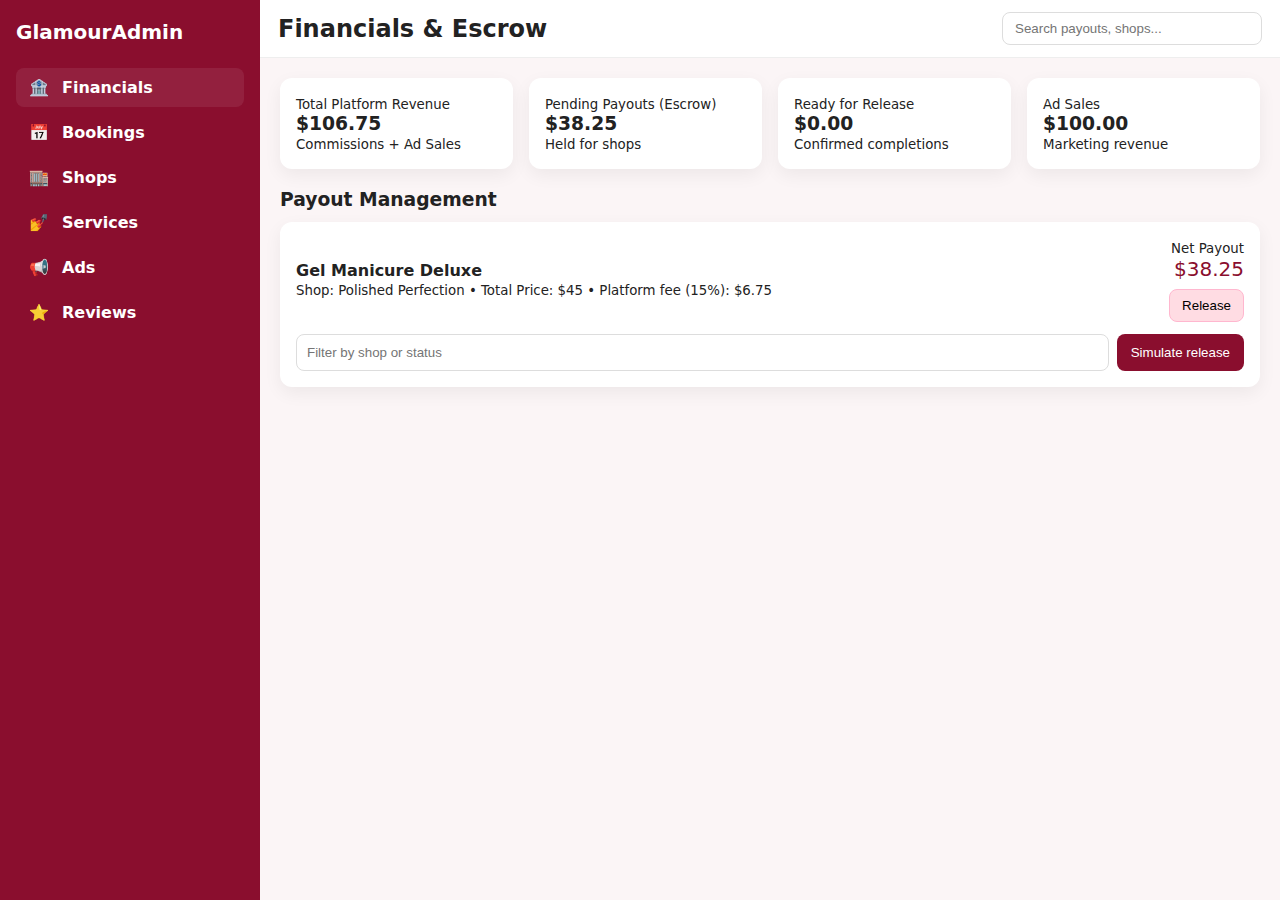
<file: index.html>
<!doctype html>
<html>
<head>
  <meta charset="utf-8">
  <title>Admin — Financials</title>
  <link rel="stylesheet" href="layout.css">
  <link rel="stylesheet" href="index.css">
</head>
<body>
  <div class="app">
    <aside class="sidebar">
      <div class="brand">GlamourAdmin</div>
      <nav class="menu">
        <a class="menu-item" href="index.html"><span class="icon">🏦</span> Financials</a>
        <a class="menu-item" href="bookings.html"><span class="icon">📅</span> Bookings</a>
        <a class="menu-item" href="shops.html"><span class="icon">🏬</span> Shops</a>
        <a class="menu-item" href="services.html"><span class="icon">💅</span> Services</a>
        <a class="menu-item" href="ads.html"><span class="icon">📢</span> Ads</a>
        <a class="menu-item" href="reviews.html"><span class="icon">⭐</span> Reviews</a>
      </nav>
    </aside>

    <div class="overlay"></div>

    <div class="main">
      <header class="topbar">
        <div class="left">
          <button class="hamburger">☰</button>
          <h2 style="margin:0">Financials & Escrow</h2>
        </div>
        <div class="right">
          <input class="search-input" placeholder="Search payouts, shops...">
        </div>
      </header>

      <div class="content">
        <div class="grid cols-4">
          <div class="card">
            <small>Total Platform Revenue</small>
            <h3>$106.75</h3>
            <small>Commissions + Ad Sales</small>
          </div>
          <div class="card">
            <small>Pending Payouts (Escrow)</small>
            <h3>$38.25</h3>
            <small>Held for shops</small>
          </div>
          <div class="card">
            <small>Ready for Release</small>
            <h3>$0.00</h3>
            <small>Confirmed completions</small>
          </div>
          <div class="card">
            <small>Ad Sales</small>
            <h3>$100.00</h3>
            <small>Marketing revenue</small>
          </div>
        </div>

        <h3 style="margin-top:20px">Payout Management</h3>
        <div class="card" style="margin-top:12px;display:flex;flex-direction:column;gap:12px;">
          <div style="display:flex;justify-content:space-between;align-items:center;">
            <div>
              <strong>Gel Manicure Deluxe</strong><br>
              <small>Shop: Polished Perfection • Total Price: $45 • Platform fee (15%): $6.75</small>
            </div>
            <div style="text-align:right">
              <small>Net Payout</small>
              <div style="font-size:20px;color:var(--primary)">$38.25</div>
              <div style="margin-top:8px"><button class="release-btn">Release</button></div>
            </div>
          </div>
          <div style="display:flex;gap:8px;flex-wrap:wrap;">
            <input id="escrowFilter" placeholder="Filter by shop or status" style="flex:1;padding:10px;border-radius:8px;border:1px solid #ddd">
            <button id="simulateRelease" style="padding:10px 14px;border-radius:8px;background:#8a0e2e;color:#fff;border:none">Simulate release</button>
          </div>
        </div>

      </div>
    </div>
  </div>

<script src="layout.js"></script>
<script src="index.js"></script>
</body>
</html>
</file>
<file: layout.css>
/* ===========================================
   GLOBAL RESPONSIVE FIXES
=========================================== */
* {
  margin: 0;
  padding: 0;
  box-sizing: border-box;
}

html, body {
  width: 100%;
  height: 100%;
  overflow-x: hidden;
}

img {
  max-width: 100%;
  display: block;
}

/* ===========================================
   LAYOUT RESPONSIVENESS
=========================================== */

/* Tablet mode (Sidebar collapses automatically) */
@media (max-width: 1024px) {
  .main {
    margin-left: var(--sidebar-w-collapsed);
    width: calc(100% - var(--sidebar-w-collapsed));
  }

  .sidebar {
    width: var(--sidebar-w-collapsed);
    padding: 20px 8px;
  }

  .menu-item span {
    display: none;
  }
}

/* Mobile: Sidebar becomes off-canvas */
@media (max-width: 768px) {
  .hamburger {
    display: block;
  }

  .sidebar {
    left: -300px;
    width: var(--sidebar-w);
  }

  .sidebar.open {
    left: 0;
  }

  .overlay.show {
    display: block;
  }

  .main {
    margin-left: 0;
    width: 100%;
  }

  .grid.cols-4,
  .grid.cols-3,
  .grid.cols-2 {
    grid-template-columns: 1fr;
  }
}

/* ===========================================
   RESPONSIVE CARDS (ALL MODULES)
=========================================== */

/* Mid-size screens */
@media (max-width: 900px) {
  .service-card,
  .shop-card,
  .ad-card,
  .review-card {
    flex-direction: column;
    align-items: flex-start;
  }

  .service-card img,
  .shop-card img,
  .ad-card img {
    width: 100%;
    height: 180px;
  }

  .service-actions,
  .shop-actions,
  .ad-actions,
  .review-actions {
    width: 100%;
    justify-content: flex-end;
  }
}

/* Small screens (phones) */
@media (max-width: 480px) {
  .service-card,
  .shop-card,
  .review-card,
  .ad-card {
    padding: 10px;
  }

  .service-actions button,
  .shop-actions button,
  .review-actions button,
  .ad-actions button {
    padding: 6px 10px;
    font-size: 14px;
  }

  .stars {
    font-size: 16px;
  }
}

/* ===========================================
   TOPBAR RESPONSIVE FIXES
=========================================== */

@media (max-width: 600px) {
  .topbar {
    flex-direction: column;
    align-items: flex-start;
    gap: 12px;
  }

  .search-input {
    width: 100%;
  }
}

/* layout/layout.css - shared styles + responsive layout (mobile-first) */

:root{
  --primary:#8a0e2e;
  --muted:#f2e9ea;
  --bg:#fbf5f6;
  --card:#fff;
  --text:#222;
  --sidebar-w:260px;
  --sidebar-w-collapsed:72px;
  --radius:12px;
  --transition:0.25s;
}

*{box-sizing:border-box;margin:0;padding:0}
html,body{height:100%;width:100%}
body{
  font-family: Inter, "Segoe UI", system-ui, Georgia, serif;
  background:var(--bg);
  color:var(--text);
  -webkit-font-smoothing:antialiased;
  -moz-osx-font-smoothing:grayscale;
}

/* Layout */
.app {
  display:flex;
  min-height:100vh;
  width:100%;
}

/* Sidebar */
.sidebar {
  position:fixed;
  left:0;top:0;bottom:0;
  width:var(--sidebar-w);
  background:var(--primary);
  color:#fff;
  padding:20px 16px;
  display:flex;
  flex-direction:column;
  gap:12px;
  transition:left var(--transition), width var(--transition);
  z-index:1000;
}
.brand{
  font-weight:700;font-size:20px;margin-bottom:6px;
}
.sidebar .menu{margin-top:6px;display:flex;flex-direction:column;gap:6px}
.menu-item{
  color:#fff;text-decoration:none;padding:10px;border-radius:8px;font-weight:600;display:flex;align-items:center;gap:10px;
}
.menu-item:hover, .menu-item.active{background:rgba(255,255,255,0.08)}
.menu-item .icon{width:26px;text-align:center;opacity:0.95}

/* overlay for mobile */
.overlay{position:fixed;inset:0;background:rgba(0,0,0,0.45);display:none;z-index:900}

/* Main area */
.main {
  margin-left:var(--sidebar-w);
  width:calc(100% - var(--sidebar-w));
  transition:margin-left var(--transition);
  min-height:100vh;
  display:flex;
  flex-direction:column;
}

/* Topbar */
.topbar{
  background:var(--card);
  border-bottom:1px solid #eee;
  padding:12px 18px;
  display:flex;
  align-items:center;
  justify-content:space-between;
  gap:12px;
  position:sticky;top:0;z-index:600;
}
.topbar .left{display:flex;align-items:center;gap:10px}
.hamburger{
  display:none; font-size:20px; padding:8px;border-radius:8px;border:1px solid transparent;background:transparent;cursor:pointer;
}
.search-input{padding:8px 12px;border-radius:8px;border:1px solid #ddd;width:260px;}

/* Content */
.content{padding:20px}

/* Grid utilities */
.grid{display:grid;gap:16px}
.grid.cols-4{grid-template-columns:repeat(4,1fr)}
.grid.cols-3{grid-template-columns:repeat(3,1fr)}
.grid.cols-2{grid-template-columns:repeat(2,1fr)}
.grid.cols-1{grid-template-columns:1fr}

.card{
  background:var(--card);border-radius:var(--radius);padding:16px;box-shadow:0 6px 18px rgba(0,0,0,0.06);
}

/* responsive behaviours */

/* Tablet */
@media (max-width:1024px){
  .grid.cols-4{grid-template-columns:repeat(2,1fr)}
  .main{margin-left:var(--sidebar-w-collapsed);width:calc(100% - var(--sidebar-w-collapsed))}
  .sidebar{width:var(--sidebar-w-collapsed}
}

/* Mobile: sidebar off-canvas */
@media (max-width:768px){
  .hamburger{display:block}
  .sidebar{left:-320px;width:var(--sidebar-w)}
  .sidebar.open{left:0}
  .overlay.show{display:block}

  .main{margin-left:0;width:100%}
  .grid.cols-4,.grid.cols-3{grid-template-columns:1fr}
  .search-input{width:100%}
}
</file>
<file: index.css>
/* index.css - Financials page specifics */

.release-btn {
  background: #ffdce3;
  border: 1px solid #ffb7cf;
  padding: 8px 12px;
  border-radius: 8px;
}
.release-btn:hover {
  filter: brightness(0.98);
}
button#simulateRelease {
  cursor: pointer;
}
</file>
